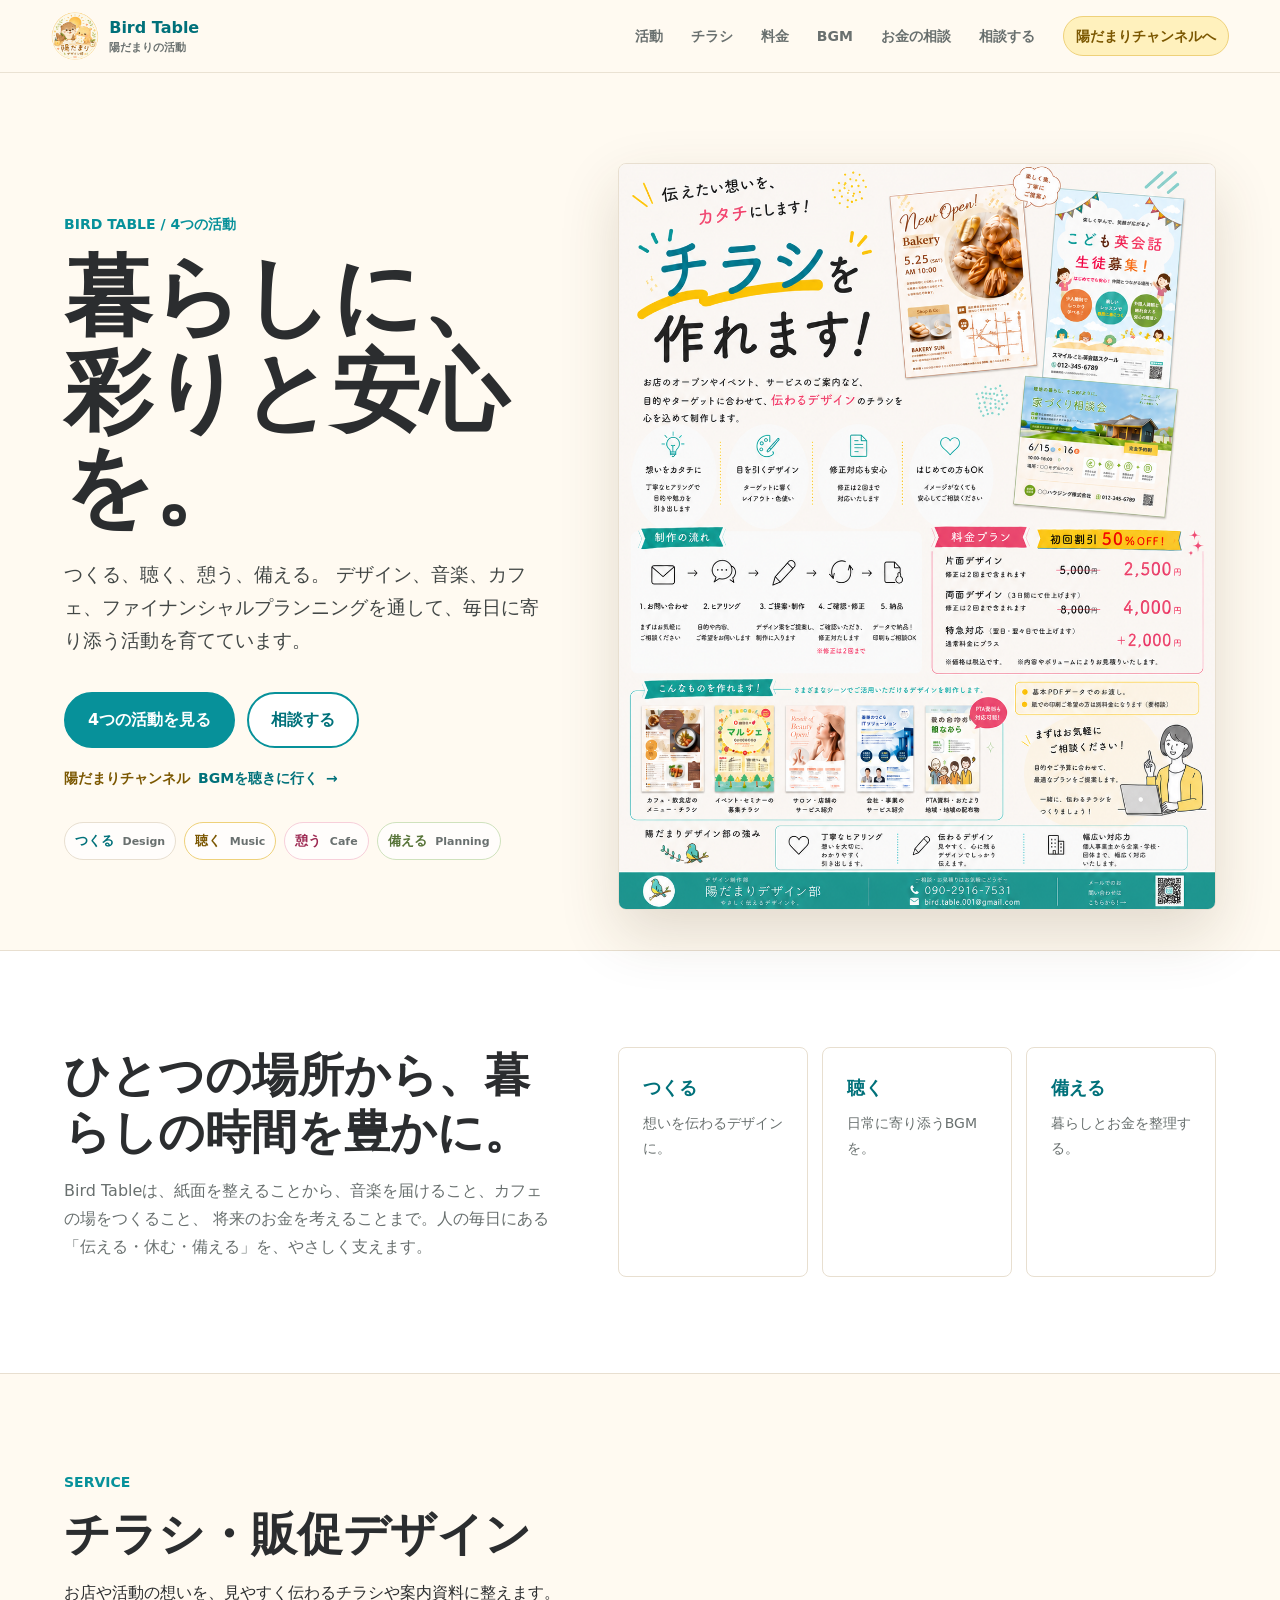
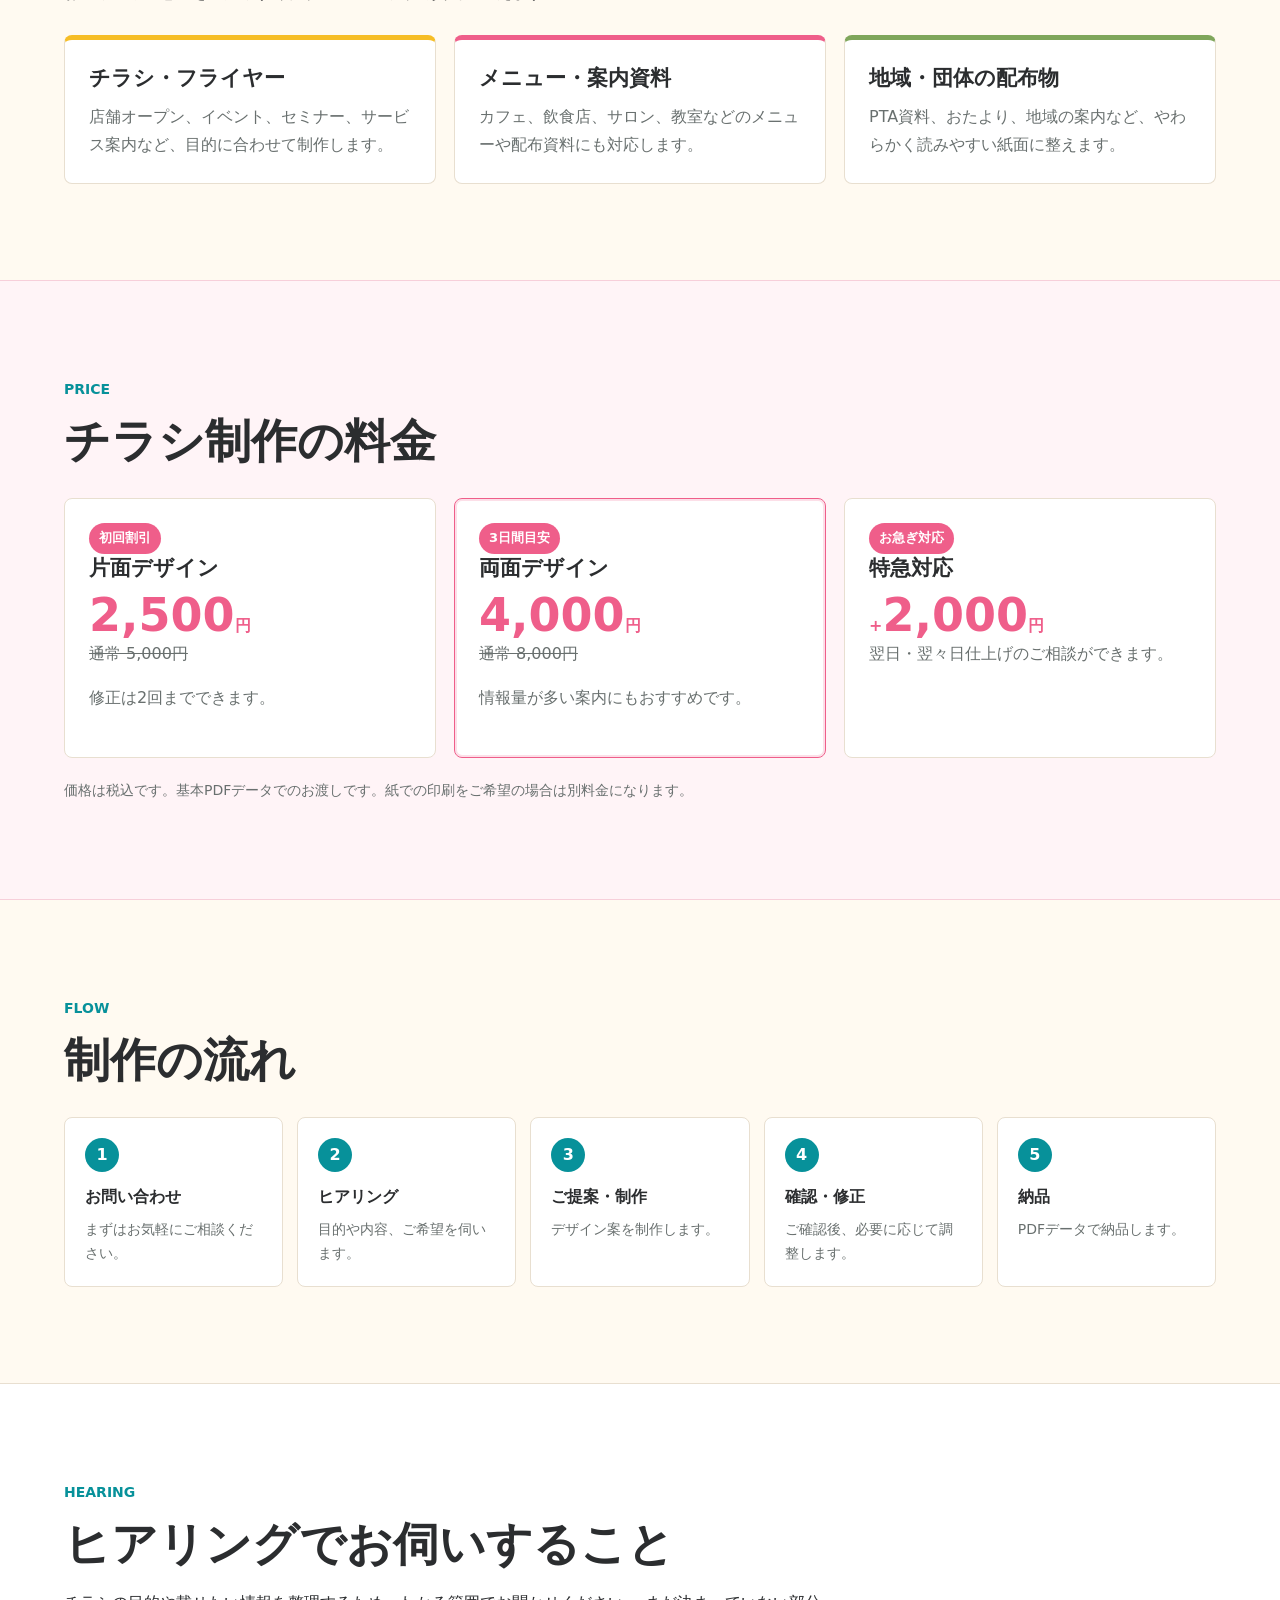
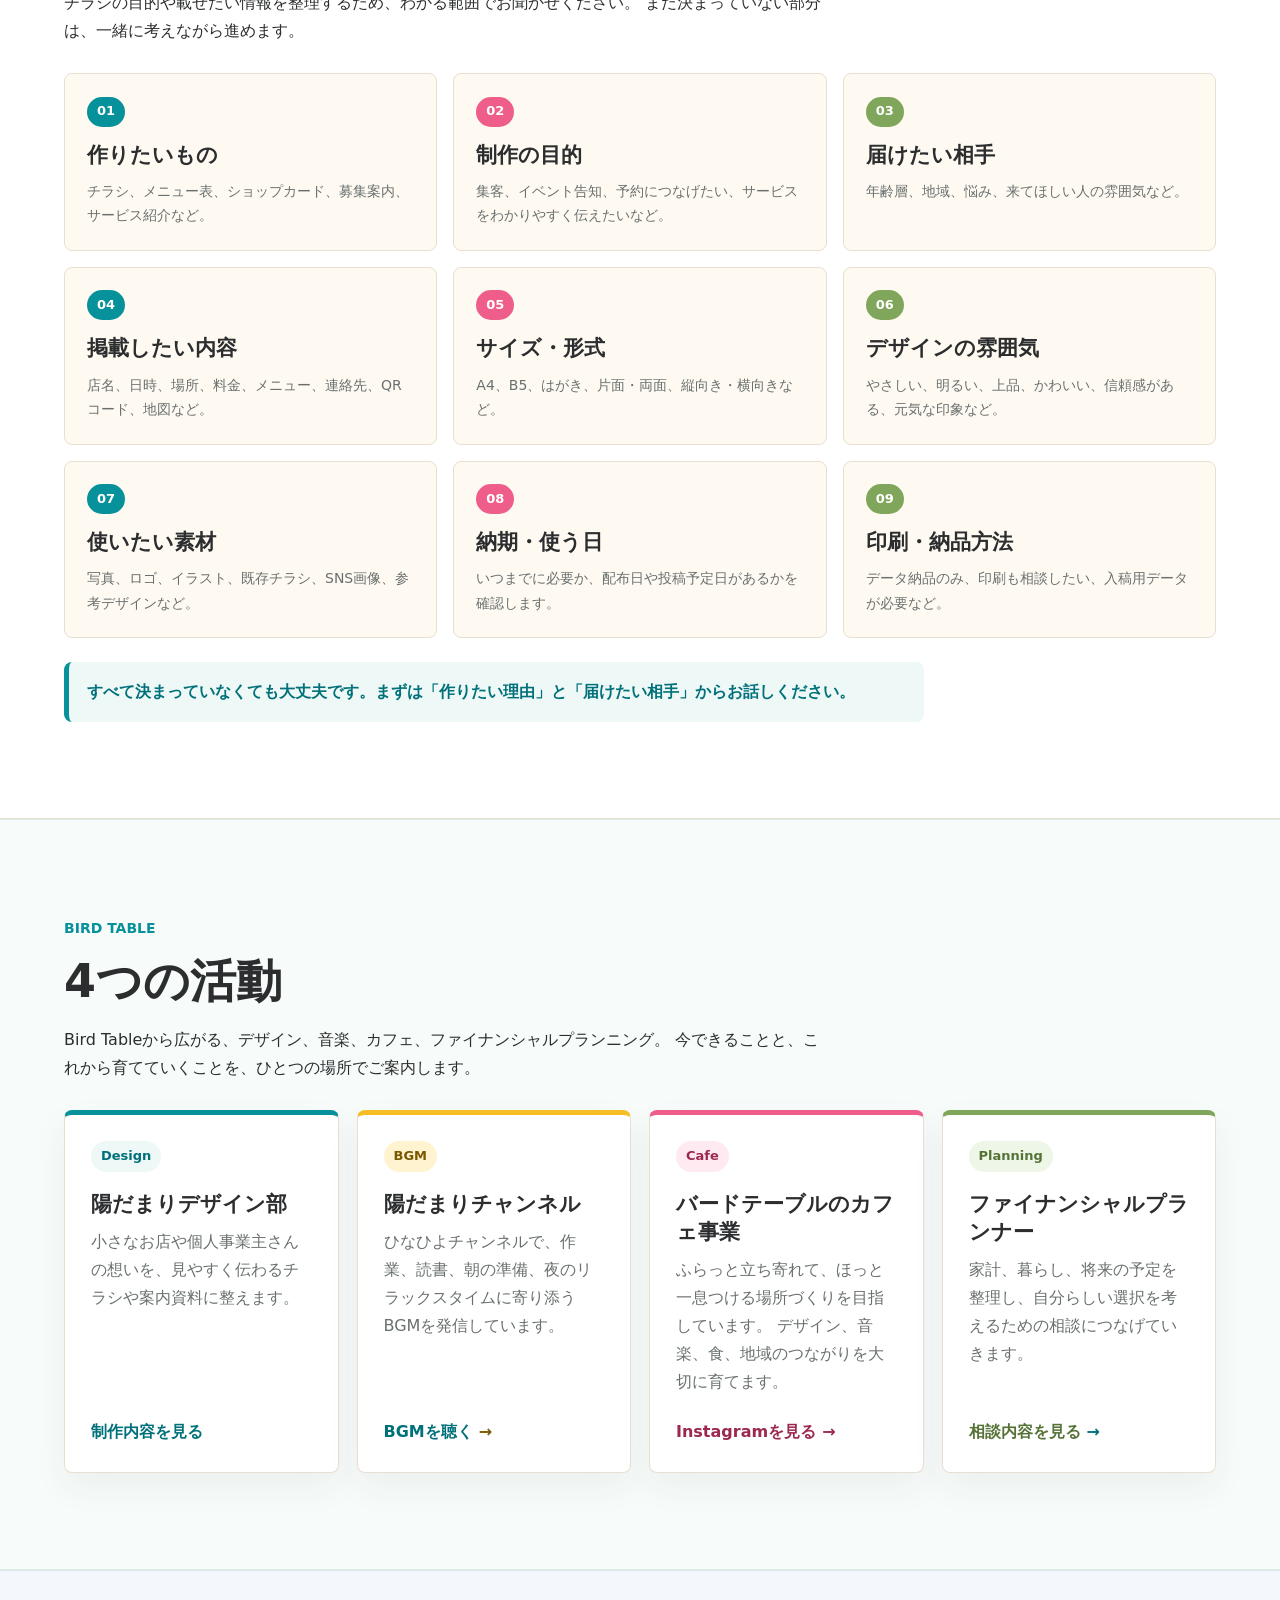
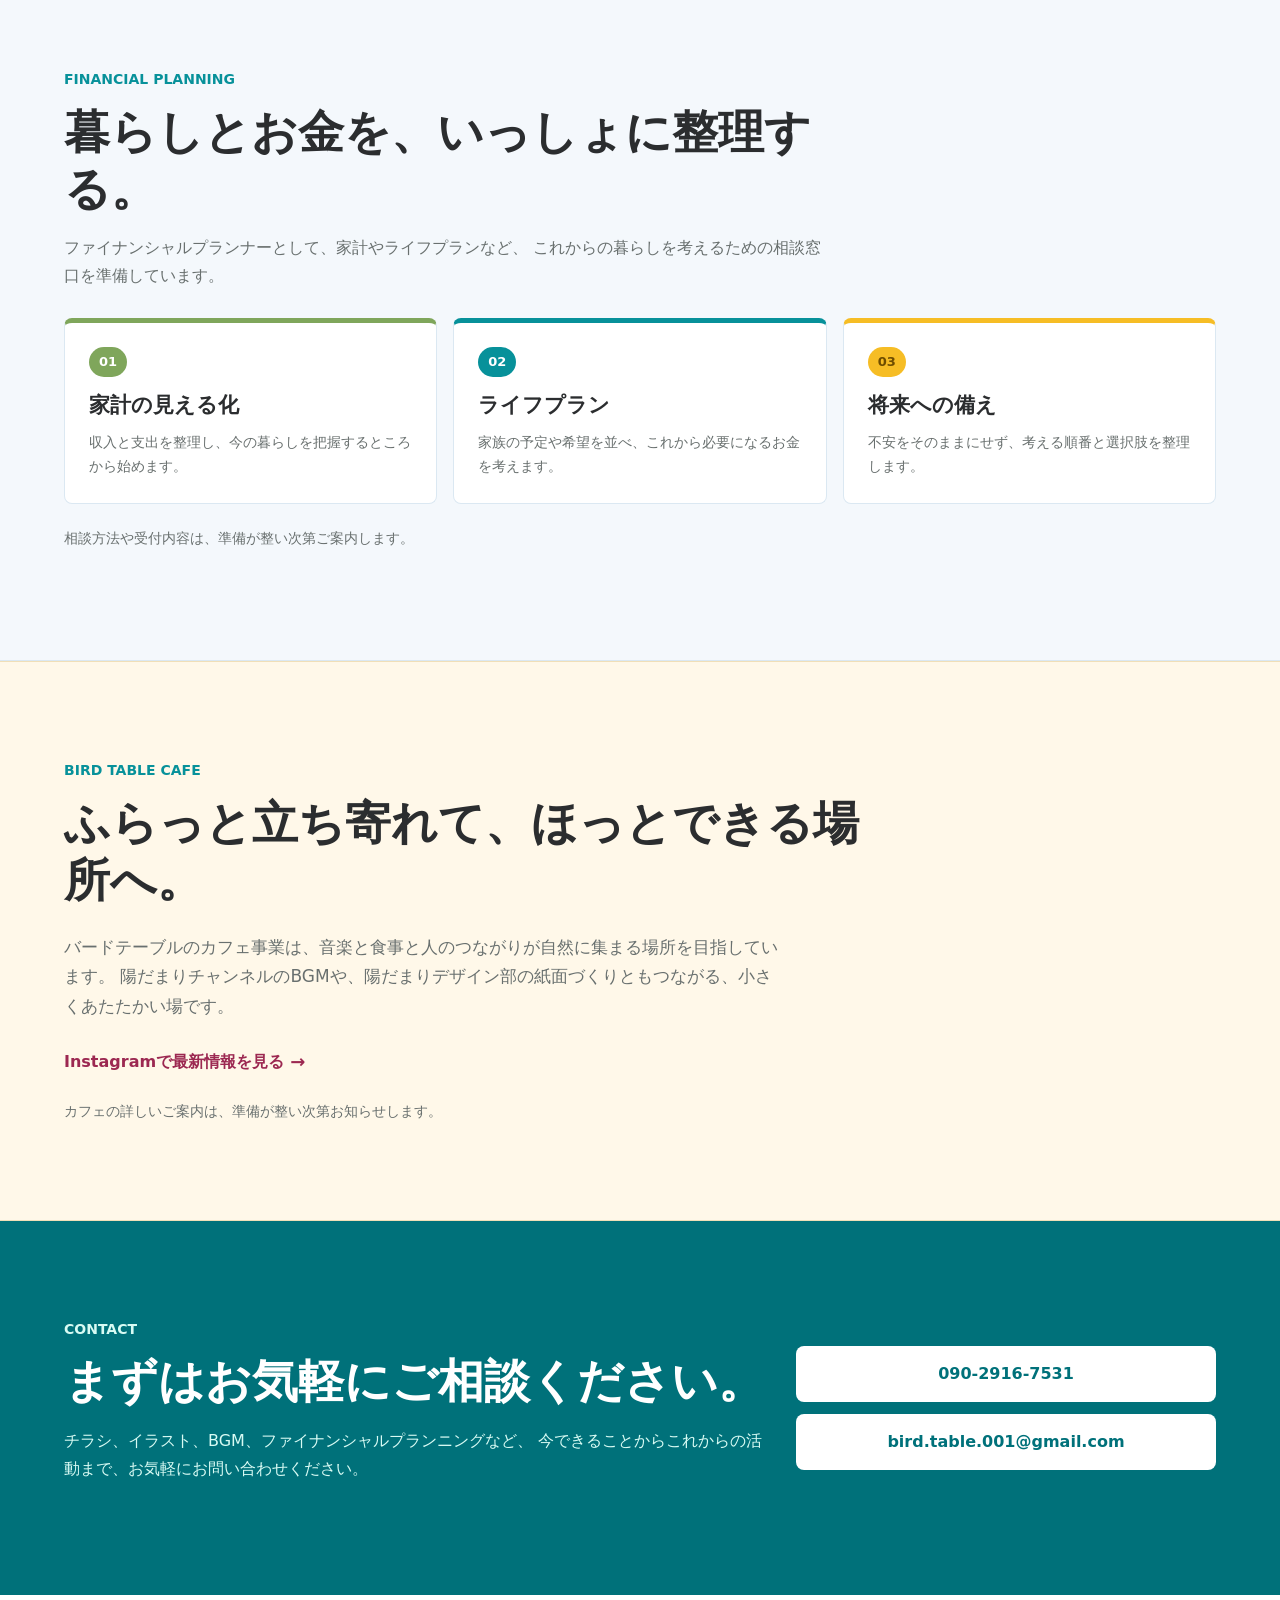
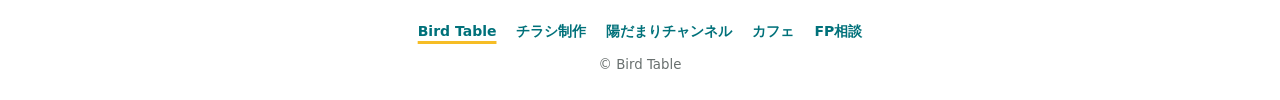
<file: index.html>
<!doctype html>
<html lang="ja">
  <head>
    <meta charset="utf-8">
    <meta name="viewport" content="width=device-width, initial-scale=1">
    <title>Bird Table | デザイン・音楽・カフェ・お金の相談</title>
    <meta
      name="description"
      content="Bird Tableは、陽だまりデザイン部のチラシ制作、陽だまりチャンネルのBGM、バードテーブルのカフェ、ファイナンシャルプランニングを通して、暮らしに寄り添う活動を届けます。"
    >
    <link rel="stylesheet" href="styles.css">
  </head>
  <body>
    <header class="site-header">
      <a class="brand" href="#top" aria-label="Bird Table トップへ">
        <img src="assets/logo.png" alt="">
        <span class="brand-copy">
          <strong>Bird Table</strong>
          <small>陽だまりの活動</small>
        </span>
      </a>
      <nav class="nav" aria-label="主要メニュー">
        <a href="#activities">活動</a>
        <a href="#service">チラシ</a>
        <a href="#price">料金</a>
        <a href="bgm.html">BGM</a>
        <a href="#finance">お金の相談</a>
        <a href="#contact">相談する</a>
        <a class="connected-site-link" href="bgm.html">陽だまりチャンネルへ</a>
      </nav>
    </header>

    <main id="top">
      <section class="hero">
        <div class="hero-copy">
          <p class="eyebrow">Bird Table / 4つの活動</p>
          <h1>暮らしに、彩りと安心を。</h1>
          <p class="lead">
            つくる、聴く、憩う、備える。
            デザイン、音楽、カフェ、ファイナンシャルプランニングを通して、毎日に寄り添う活動を育てています。
          </p>
          <div class="hero-actions">
            <a class="button primary" href="#activities">4つの活動を見る</a>
            <a class="button secondary" href="#contact">相談する</a>
          </div>
          <a class="hero-site-link" href="bgm.html">
            <span>陽だまりチャンネル</span>
            BGMを聴きに行く <span aria-hidden="true">→</span>
          </a>
          <ul class="hero-points" aria-label="Bird Tableの活動">
            <li>つくる <span>Design</span></li>
            <li>聴く <span>Music</span></li>
            <li>憩う <span>Cafe</span></li>
            <li>備える <span>Planning</span></li>
          </ul>
        </div>
        <div class="hero-visual">
          <img src="assets/flyer-service.png" alt="陽だまりデザイン部のチラシ作成サービス案内">
        </div>
      </section>

      <section class="intro" aria-label="Bird Tableの考え方">
        <div>
          <h2>ひとつの場所から、暮らしの時間を豊かに。</h2>
          <p>
            Bird Tableは、紙面を整えることから、音楽を届けること、カフェの場をつくること、
            将来のお金を考えることまで。人の毎日にある「伝える・休む・備える」を、やさしく支えます。
          </p>
        </div>
        <ul class="feature-list">
          <li>
            <strong>つくる</strong>
            <span>想いを伝わるデザインに。</span>
          </li>
          <li>
            <strong>聴く</strong>
            <span>日常に寄り添うBGMを。</span>
          </li>
          <li>
            <strong>備える</strong>
            <span>暮らしとお金を整理する。</span>
          </li>
        </ul>
      </section>

      <section id="service" class="section">
        <div class="section-heading">
          <p class="eyebrow">Service</p>
          <h2>チラシ・販促デザイン</h2>
          <p>お店や活動の想いを、見やすく伝わるチラシや案内資料に整えます。</p>
        </div>
        <div class="service-grid">
          <article>
            <h3>チラシ・フライヤー</h3>
            <p>店舗オープン、イベント、セミナー、サービス案内など、目的に合わせて制作します。</p>
          </article>
          <article>
            <h3>メニュー・案内資料</h3>
            <p>カフェ、飲食店、サロン、教室などのメニューや配布資料にも対応します。</p>
          </article>
          <article>
            <h3>地域・団体の配布物</h3>
            <p>PTA資料、おたより、地域の案内など、やわらかく読みやすい紙面に整えます。</p>
          </article>
        </div>
      </section>

      <section id="price" class="section price-section">
        <div class="section-heading">
          <p class="eyebrow">Price</p>
          <h2>チラシ制作の料金</h2>
        </div>
        <div class="price-grid">
          <article class="price-card">
            <p class="discount">初回割引</p>
            <h3>片面デザイン</h3>
            <p class="price"><span>2,500</span>円</p>
            <p class="old-price">通常 5,000円</p>
            <p>修正は2回までできます。</p>
          </article>
          <article class="price-card featured">
            <p class="discount">3日間目安</p>
            <h3>両面デザイン</h3>
            <p class="price"><span>4,000</span>円</p>
            <p class="old-price">通常 8,000円</p>
            <p>情報量が多い案内にもおすすめです。</p>
          </article>
          <article class="price-card">
            <p class="discount">お急ぎ対応</p>
            <h3>特急対応</h3>
            <p class="price">+<span>2,000</span>円</p>
            <p>翌日・翌々日仕上げのご相談ができます。</p>
          </article>
        </div>
        <p class="note">
          価格は税込です。基本PDFデータでのお渡しです。紙での印刷をご希望の場合は別料金になります。
        </p>
      </section>

      <section id="flow" class="section">
        <div class="section-heading">
          <p class="eyebrow">Flow</p>
          <h2>制作の流れ</h2>
        </div>
        <ol class="flow-list">
          <li><span>1</span><strong>お問い合わせ</strong><p>まずはお気軽にご相談ください。</p></li>
          <li><span>2</span><strong>ヒアリング</strong><p>目的や内容、ご希望を伺います。</p></li>
          <li><span>3</span><strong>ご提案・制作</strong><p>デザイン案を制作します。</p></li>
          <li><span>4</span><strong>確認・修正</strong><p>ご確認後、必要に応じて調整します。</p></li>
          <li><span>5</span><strong>納品</strong><p>PDFデータで納品します。</p></li>
        </ol>
      </section>

      <section id="hearing" class="section hearing-section">
        <div class="section-heading">
          <p class="eyebrow">Hearing</p>
          <h2>ヒアリングでお伺いすること</h2>
          <p>
            チラシの目的や載せたい情報を整理するため、わかる範囲でお聞かせください。
            まだ決まっていない部分は、一緒に考えながら進めます。
          </p>
        </div>
        <div class="hearing-grid">
          <article>
            <span>01</span>
            <h3>作りたいもの</h3>
            <p>チラシ、メニュー表、ショップカード、募集案内、サービス紹介など。</p>
          </article>
          <article>
            <span>02</span>
            <h3>制作の目的</h3>
            <p>集客、イベント告知、予約につなげたい、サービスをわかりやすく伝えたいなど。</p>
          </article>
          <article>
            <span>03</span>
            <h3>届けたい相手</h3>
            <p>年齢層、地域、悩み、来てほしい人の雰囲気など。</p>
          </article>
          <article>
            <span>04</span>
            <h3>掲載したい内容</h3>
            <p>店名、日時、場所、料金、メニュー、連絡先、QRコード、地図など。</p>
          </article>
          <article>
            <span>05</span>
            <h3>サイズ・形式</h3>
            <p>A4、B5、はがき、片面・両面、縦向き・横向きなど。</p>
          </article>
          <article>
            <span>06</span>
            <h3>デザインの雰囲気</h3>
            <p>やさしい、明るい、上品、かわいい、信頼感がある、元気な印象など。</p>
          </article>
          <article>
            <span>07</span>
            <h3>使いたい素材</h3>
            <p>写真、ロゴ、イラスト、既存チラシ、SNS画像、参考デザインなど。</p>
          </article>
          <article>
            <span>08</span>
            <h3>納期・使う日</h3>
            <p>いつまでに必要か、配布日や投稿予定日があるかを確認します。</p>
          </article>
          <article>
            <span>09</span>
            <h3>印刷・納品方法</h3>
            <p>データ納品のみ、印刷も相談したい、入稿用データが必要など。</p>
          </article>
        </div>
        <p class="hearing-note">
          すべて決まっていなくても大丈夫です。まずは「作りたい理由」と「届けたい相手」からお話しください。
        </p>
      </section>

      <section id="activities" class="section activities-section">
        <div class="section-heading">
          <p class="eyebrow">Bird Table</p>
          <h2>4つの活動</h2>
          <p>
            Bird Tableから広がる、デザイン、音楽、カフェ、ファイナンシャルプランニング。
            今できることと、これから育てていくことを、ひとつの場所でご案内します。
          </p>
        </div>
        <div class="activity-grid">
          <article class="activity-card design">
            <p class="activity-label">Design</p>
            <h3>陽だまりデザイン部</h3>
            <p>
              小さなお店や個人事業主さんの想いを、見やすく伝わるチラシや案内資料に整えます。
            </p>
            <a href="#service">制作内容を見る</a>
          </article>
          <article class="activity-card music">
            <p class="activity-label">BGM</p>
            <h3>陽だまりチャンネル</h3>
            <p>
              ひなひよチャンネルで、作業、読書、朝の準備、夜のリラックスタイムに寄り添うBGMを発信しています。
            </p>
            <a href="bgm.html">BGMを聴く <span aria-hidden="true">→</span></a>
          </article>
          <article class="activity-card cafe">
            <p class="activity-label">Cafe</p>
            <h3>バードテーブルのカフェ事業</h3>
            <p>
              ふらっと立ち寄れて、ほっと一息つける場所づくりを目指しています。
              デザイン、音楽、食、地域のつながりを大切に育てます。
            </p>
            <a href="https://www.instagram.com/bird.table/?hl=ja" target="_blank" rel="noopener noreferrer">
              Instagramを見る <span aria-hidden="true">→</span>
            </a>
          </article>
          <article class="activity-card finance">
            <p class="activity-label">Planning</p>
            <h3>ファイナンシャルプランナー</h3>
            <p>
              家計、暮らし、将来の予定を整理し、自分らしい選択を考えるための相談につなげていきます。
            </p>
            <a href="#finance">相談内容を見る <span aria-hidden="true">→</span></a>
          </article>
        </div>
      </section>

      <section id="finance" class="section finance-section">
        <div class="section-heading">
          <p class="eyebrow">Financial Planning</p>
          <h2>暮らしとお金を、いっしょに整理する。</h2>
          <p>
            ファイナンシャルプランナーとして、家計やライフプランなど、
            これからの暮らしを考えるための相談窓口を準備しています。
          </p>
        </div>
        <div class="finance-grid">
          <article>
            <span>01</span>
            <h3>家計の見える化</h3>
            <p>収入と支出を整理し、今の暮らしを把握するところから始めます。</p>
          </article>
          <article>
            <span>02</span>
            <h3>ライフプラン</h3>
            <p>家族の予定や希望を並べ、これから必要になるお金を考えます。</p>
          </article>
          <article>
            <span>03</span>
            <h3>将来への備え</h3>
            <p>不安をそのままにせず、考える順番と選択肢を整理します。</p>
          </article>
        </div>
        <p class="section-note">相談方法や受付内容は、準備が整い次第ご案内します。</p>
      </section>

      <section id="cafe" class="section cafe-section">
        <div class="cafe-copy">
          <p class="eyebrow">Bird Table Cafe</p>
          <h2>ふらっと立ち寄れて、ほっとできる場所へ。</h2>
          <p>
            バードテーブルのカフェ事業は、音楽と食事と人のつながりが自然に集まる場所を目指しています。
            陽だまりチャンネルのBGMや、陽だまりデザイン部の紙面づくりともつながる、小さくあたたかい場です。
          </p>
          <a class="social-link" href="https://www.instagram.com/bird.table/?hl=ja" target="_blank" rel="noopener noreferrer">
            Instagramで最新情報を見る <span aria-hidden="true">→</span>
          </a>
          <span class="section-note">カフェの詳しいご案内は、準備が整い次第お知らせします。</span>
        </div>
      </section>

      <section id="contact" class="contact">
        <div>
          <p class="eyebrow">Contact</p>
          <h2>まずはお気軽にご相談ください。</h2>
          <p>
            チラシ、イラスト、BGM、ファイナンシャルプランニングなど、
            今できることからこれからの活動まで、お気軽にお問い合わせください。
          </p>
        </div>
        <div class="contact-box">
          <a class="contact-link" href="tel:09029167531">090-2916-7531</a>
          <a class="contact-link" href="mailto:bird.table.001@gmail.com">bird.table.001@gmail.com</a>
        </div>
      </section>
    </main>

    <footer class="footer">
      <nav class="footer-sites" aria-label="Bird Tableのサイト">
        <a href="index.html" aria-current="page">Bird Table</a>
        <a href="#service">チラシ制作</a>
        <a href="bgm.html">陽だまりチャンネル</a>
        <a href="#cafe">カフェ</a>
        <a href="#finance">FP相談</a>
      </nav>
      <small>&copy; Bird Table</small>
    </footer>
  </body>
</html>
</file>
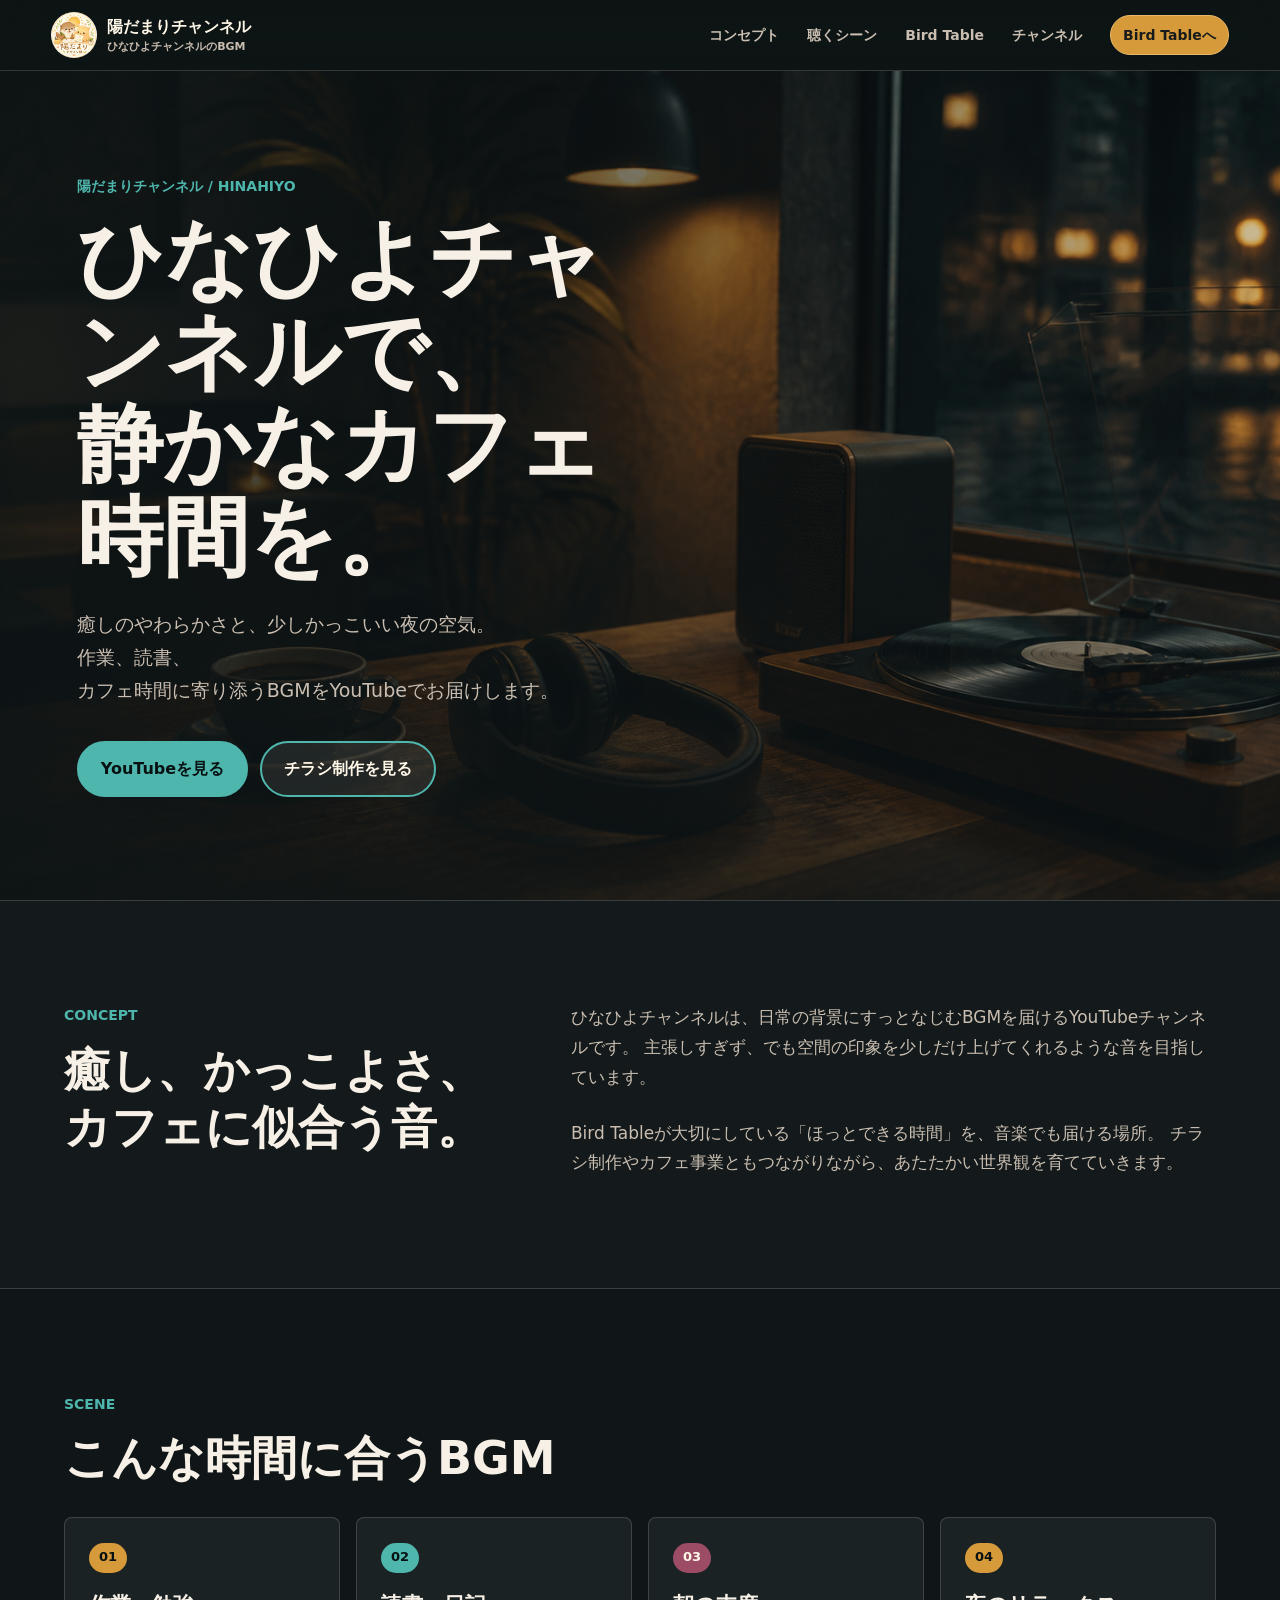
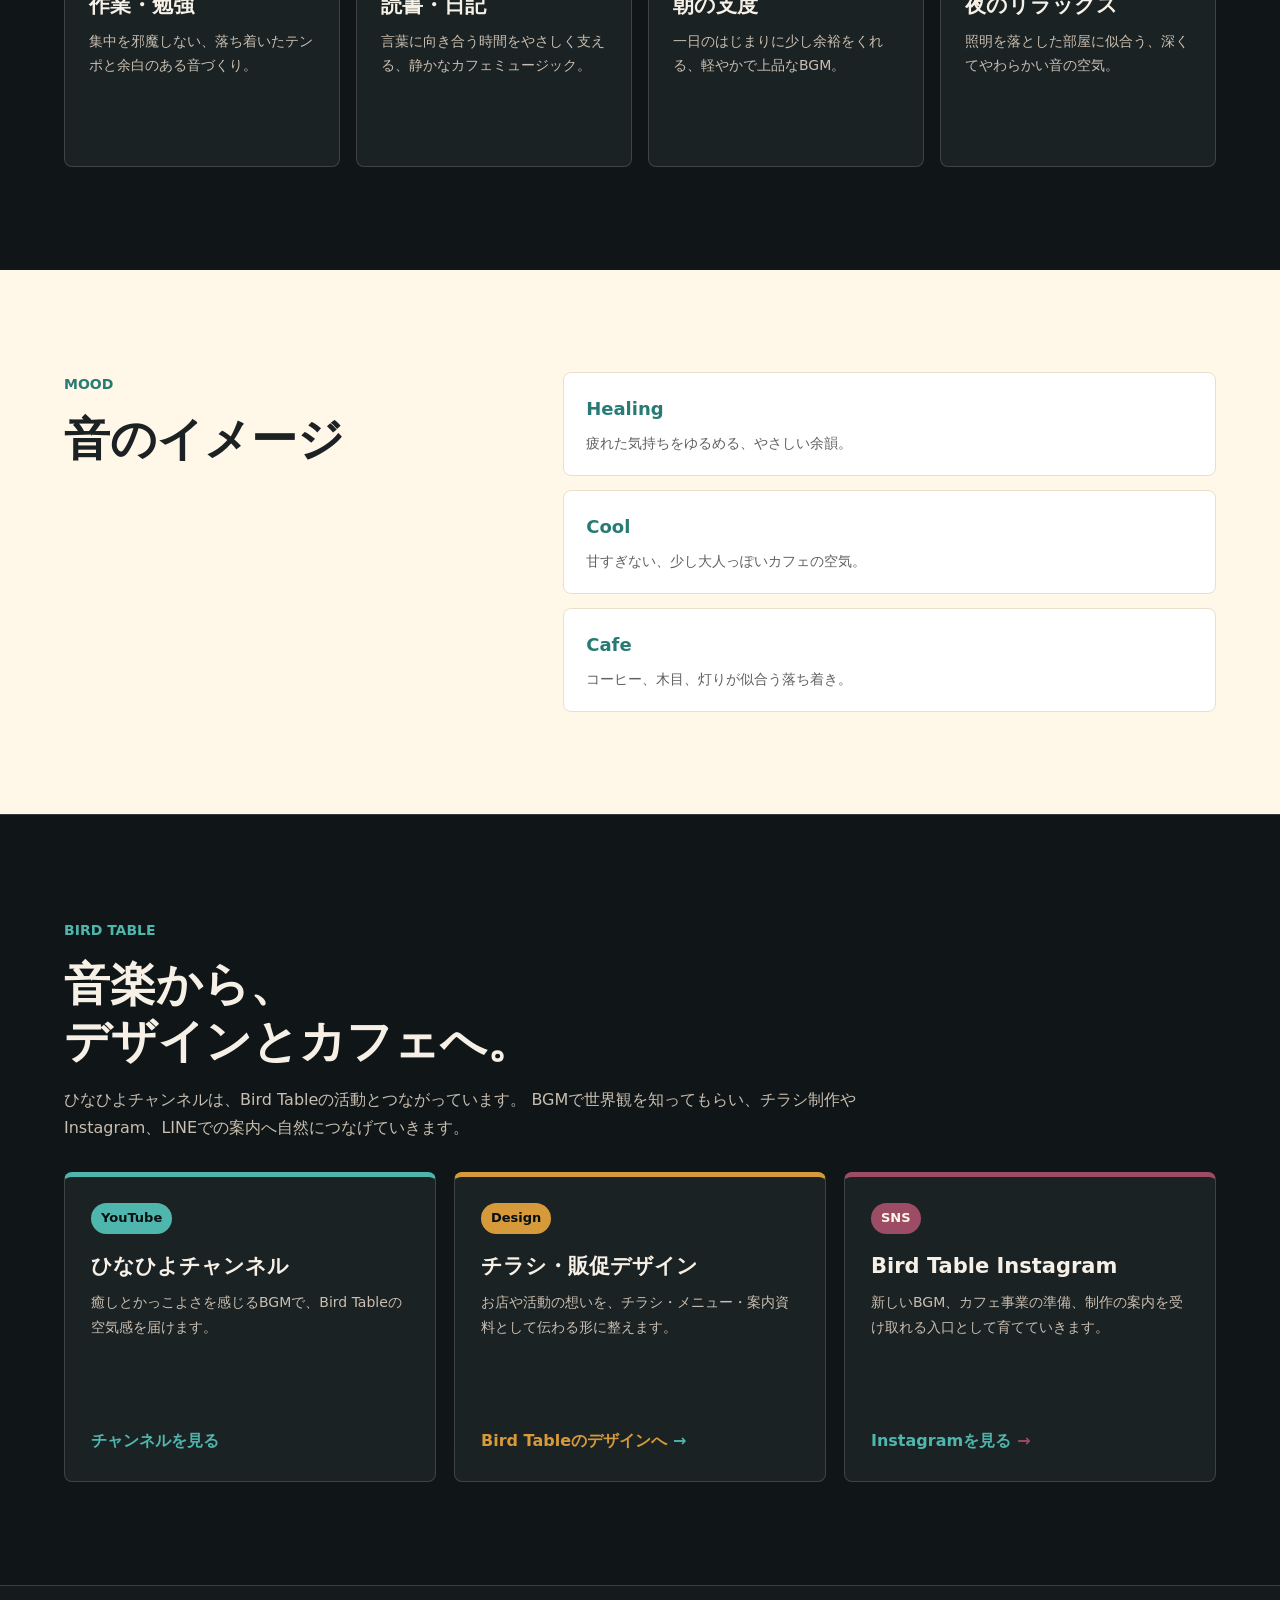
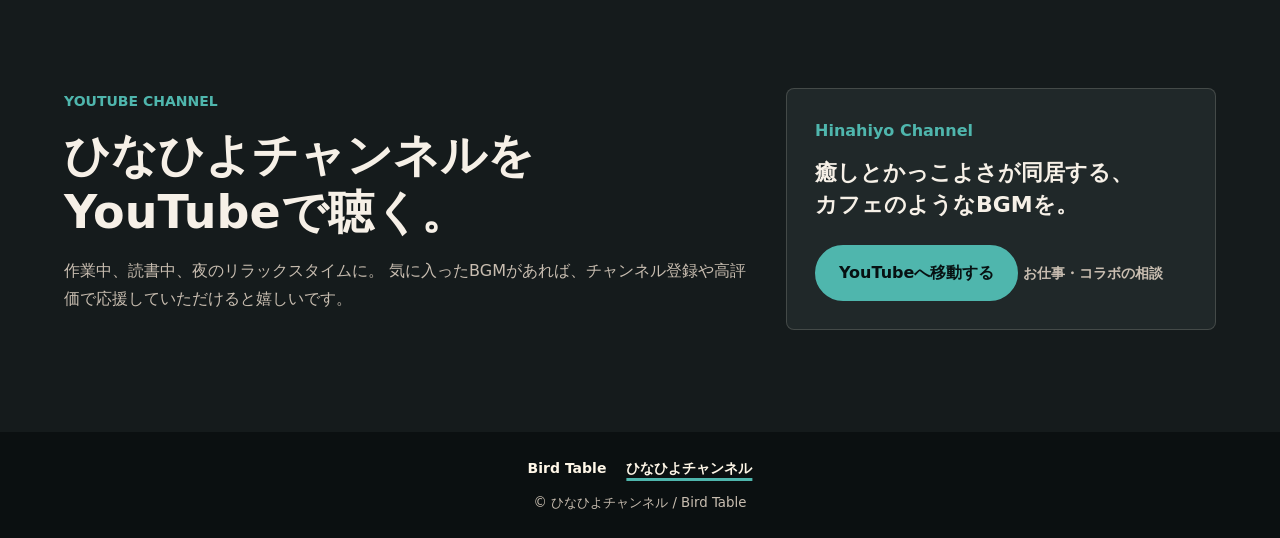
<file: bgm.html>
<!doctype html>
<html lang="ja">
  <head>
    <meta charset="utf-8">
    <meta name="viewport" content="width=device-width, initial-scale=1">
    <title>陽だまりチャンネル | ひなひよチャンネルの癒しBGM</title>
    <meta
      name="description"
      content="陽だまりチャンネル（ひなひよチャンネル）は、作業、読書、カフェ時間、夜のリラックスタイムに寄り添う、癒しとかっこよさを感じるBGMをお届けするYouTubeチャンネルです。"
    >
    <link rel="stylesheet" href="bgm.css">
  </head>
  <body>
    <header class="bgm-header">
      <a class="brand" href="#top" aria-label="陽だまりチャンネル トップへ">
        <img src="assets/logo.png" alt="">
        <span class="brand-copy">
          <strong>陽だまりチャンネル</strong>
          <small>ひなひよチャンネルのBGM</small>
        </span>
      </a>
      <nav class="nav" aria-label="BGMページメニュー">
        <a href="#concept">コンセプト</a>
        <a href="#scene">聴くシーン</a>
        <a href="#birdtable">Bird Table</a>
        <a href="#channel">チャンネル</a>
        <a class="connected-site-link" href="index.html">Bird Tableへ</a>
      </nav>
    </header>

    <main id="top">
      <section class="bgm-hero">
        <img src="assets/bgm-cafe-hero.png" alt="落ち着いたカフェでBGMを楽しむイメージ">
        <div class="hero-overlay">
          <p class="eyebrow">陽だまりチャンネル / Hinahiyo</p>
          <h1>
            <span class="line">ひなひよチャンネルで、</span>
            <span class="line">静かなカフェ時間を。</span>
          </h1>
          <p class="lead">
            <span class="line">癒しのやわらかさと、少しかっこいい夜の空気。</span>
            <span class="line">作業、読書、カフェ時間に寄り添うBGMをYouTubeでお届けします。</span>
          </p>
          <div class="hero-actions">
            <a class="button primary" href="https://www.youtube.com/channel/UCs4ixz5xedzW1svTxraeuMA">YouTubeを見る</a>
            <a class="button secondary" href="index.html">チラシ制作を見る</a>
          </div>
        </div>
      </section>

      <section id="concept" class="section intro-section">
        <div class="section-heading">
          <p class="eyebrow">Concept</p>
          <h2>
            <span class="line">癒し、かっこよさ、</span>
            <span class="line">カフェに似合う音。</span>
          </h2>
        </div>
        <div class="concept-copy">
          <p>
            ひなひよチャンネルは、日常の背景にすっとなじむBGMを届けるYouTubeチャンネルです。
            主張しすぎず、でも空間の印象を少しだけ上げてくれるような音を目指しています。
          </p>
          <p>
            Bird Tableが大切にしている「ほっとできる時間」を、音楽でも届ける場所。
            チラシ制作やカフェ事業ともつながりながら、あたたかい世界観を育てていきます。
          </p>
        </div>
      </section>

      <section id="scene" class="section scene-section">
        <div class="section-heading">
          <p class="eyebrow">Scene</p>
          <h2>こんな時間に合うBGM</h2>
        </div>
        <div class="scene-grid">
          <article>
            <span>01</span>
            <h3>作業・勉強</h3>
            <p>集中を邪魔しない、落ち着いたテンポと余白のある音づくり。</p>
          </article>
          <article>
            <span>02</span>
            <h3>読書・日記</h3>
            <p>言葉に向き合う時間をやさしく支える、静かなカフェミュージック。</p>
          </article>
          <article>
            <span>03</span>
            <h3>朝の支度</h3>
            <p>一日のはじまりに少し余裕をくれる、軽やかで上品なBGM。</p>
          </article>
          <article>
            <span>04</span>
            <h3>夜のリラックス</h3>
            <p>照明を落とした部屋に似合う、深くてやわらかい音の空気。</p>
          </article>
        </div>
      </section>

      <section class="section sound-section" aria-label="音の方向性">
        <div class="sound-panel">
          <div>
            <p class="eyebrow">Mood</p>
            <h2>音のイメージ</h2>
          </div>
          <ul>
            <li><strong>Healing</strong><span>疲れた気持ちをゆるめる、やさしい余韻。</span></li>
            <li><strong>Cool</strong><span>甘すぎない、少し大人っぽいカフェの空気。</span></li>
            <li><strong>Cafe</strong><span>コーヒー、木目、灯りが似合う落ち着き。</span></li>
          </ul>
        </div>
      </section>

      <section id="birdtable" class="section relation-section">
        <div class="section-heading">
          <p class="eyebrow">Bird Table</p>
          <h2>
            <span class="line">音楽から、</span>
            <span class="line">デザインとカフェへ。</span>
          </h2>
          <p>
            ひなひよチャンネルは、Bird Tableの活動とつながっています。
            BGMで世界観を知ってもらい、チラシ制作やInstagram、LINEでの案内へ自然につなげていきます。
          </p>
        </div>
        <div class="relation-grid">
          <article>
            <p class="relation-label">YouTube</p>
            <h3>ひなひよチャンネル</h3>
            <p>癒しとかっこよさを感じるBGMで、Bird Tableの空気感を届けます。</p>
            <a href="https://www.youtube.com/channel/UCs4ixz5xedzW1svTxraeuMA">チャンネルを見る</a>
          </article>
          <article>
            <p class="relation-label">Design</p>
            <h3>チラシ・販促デザイン</h3>
            <p>お店や活動の想いを、チラシ・メニュー・案内資料として伝わる形に整えます。</p>
            <a href="index.html">Bird Tableのデザインへ <span aria-hidden="true">→</span></a>
          </article>
          <article>
            <p class="relation-label">SNS</p>
            <h3>Bird Table Instagram</h3>
            <p>新しいBGM、カフェ事業の準備、制作の案内を受け取れる入口として育てていきます。</p>
            <a href="https://www.instagram.com/bird.table/?hl=ja" target="_blank" rel="noopener noreferrer">
              Instagramを見る <span aria-hidden="true">→</span>
            </a>
          </article>
        </div>
      </section>

      <section id="channel" class="section channel-section">
        <div class="channel-copy">
          <p class="eyebrow">YouTube Channel</p>
          <h2>
            <span class="line">ひなひよチャンネルを</span>
            <span class="line">YouTubeで聴く。</span>
          </h2>
          <p>
            作業中、読書中、夜のリラックスタイムに。
            気に入ったBGMがあれば、チャンネル登録や高評価で応援していただけると嬉しいです。
          </p>
        </div>
        <div class="channel-box">
          <p>Hinahiyo Channel</p>
          <strong>
            <span class="line">癒しとかっこよさが同居する、</span>
            <span class="line">カフェのようなBGMを。</span>
          </strong>
          <a class="button primary" href="https://www.youtube.com/channel/UCs4ixz5xedzW1svTxraeuMA">YouTubeへ移動する</a>
          <a class="text-link" href="mailto:bird.table.001@gmail.com">お仕事・コラボの相談</a>
        </div>
      </section>
    </main>

    <footer class="footer">
      <nav class="footer-sites" aria-label="Bird Tableのサイト">
        <a href="index.html">Bird Table</a>
        <a href="bgm.html" aria-current="page">ひなひよチャンネル</a>
      </nav>
      <small>&copy; ひなひよチャンネル / Bird Table</small>
    </footer>
  </body>
</html>
</file>
<file: styles.css>
:root {
  --ink: #2b2d2f;
  --muted: #69706f;
  --teal: #07919a;
  --teal-dark: #00717a;
  --sun: #f6bd25;
  --pink: #ef5e8a;
  --leaf: #7fa65b;
  --paper: #fffaf1;
  --line: #e8dfd0;
  --white: #ffffff;
  color-scheme: light;
  font-family: "Hiragino Kaku Gothic ProN", "Yu Gothic", Meiryo, system-ui, sans-serif;
}

* {
  box-sizing: border-box;
}

html {
  scroll-behavior: smooth;
}

body {
  margin: 0;
  color: var(--ink);
  background: var(--paper);
  line-height: 1.75;
}

img {
  display: block;
  max-width: 100%;
}

a {
  color: inherit;
}

.site-header {
  position: sticky;
  top: 0;
  z-index: 10;
  display: flex;
  align-items: center;
  justify-content: space-between;
  gap: 24px;
  padding: 12px clamp(20px, 4vw, 56px);
  background: rgba(255, 250, 241, 0.94);
  border-bottom: 1px solid rgba(232, 223, 208, 0.9);
  backdrop-filter: blur(12px);
}

.brand {
  display: inline-flex;
  align-items: center;
  gap: 10px;
  color: var(--teal-dark);
  font-weight: 800;
  text-decoration: none;
  white-space: nowrap;
}

.brand-copy {
  display: grid;
  gap: 0;
  line-height: 1.2;
}

.brand-copy strong {
  font-size: 16px;
}

.brand-copy small {
  margin-top: 3px;
  color: var(--muted);
  font-size: 11px;
  font-weight: 700;
}

.brand img {
  width: 48px;
  height: 48px;
  border-radius: 50%;
}

.nav {
  display: flex;
  align-items: center;
  gap: clamp(12px, 3vw, 28px);
  color: var(--muted);
  font-size: 14px;
  font-weight: 700;
}

.nav a {
  flex: 0 0 auto;
  text-decoration: none;
  white-space: nowrap;
}

.nav a:hover,
.nav a:focus-visible {
  color: var(--teal-dark);
}

.connected-site-link {
  padding: 7px 12px;
  color: #7b5700;
  background: #fff1bd;
  border: 1px solid #eed17a;
  border-radius: 999px;
  white-space: nowrap;
}

.nav .connected-site-link:hover,
.nav .connected-site-link:focus-visible {
  color: #5f4300;
  background: #ffe89a;
}

.hero {
  display: grid;
  grid-template-columns: minmax(0, 0.9fr) minmax(360px, 1.1fr);
  align-items: center;
  gap: clamp(28px, 5vw, 72px);
  min-height: calc(100vh - 73px);
  padding: clamp(36px, 7vw, 92px) clamp(20px, 5vw, 72px) 40px;
}

.hero-copy {
  max-width: 640px;
}

.eyebrow {
  margin: 0 0 12px;
  color: var(--teal);
  font-size: 14px;
  font-weight: 900;
  letter-spacing: 0;
  text-transform: uppercase;
}

h1,
h2,
h3,
p {
  overflow-wrap: anywhere;
}

h1 {
  margin: 0;
  font-size: clamp(42px, 7vw, 88px);
  line-height: 1.08;
  letter-spacing: 0;
}

h2 {
  margin: 0;
  font-size: clamp(28px, 4vw, 46px);
  line-height: 1.24;
  letter-spacing: 0;
}

h3 {
  margin: 0 0 10px;
  font-size: 21px;
  line-height: 1.35;
}

.lead {
  margin: 24px 0 0;
  color: #424746;
  font-size: clamp(16px, 2vw, 19px);
}

.hero-actions {
  display: flex;
  flex-wrap: wrap;
  gap: 12px;
  margin-top: 34px;
}

.hero-site-link {
  display: inline-flex;
  flex-wrap: wrap;
  gap: 0 8px;
  margin-top: 18px;
  color: var(--teal-dark);
  font-size: 14px;
  font-weight: 800;
  text-decoration: none;
}

.hero-site-link > span:first-child {
  color: #7b5700;
}

.hero-points {
  display: flex;
  flex-wrap: wrap;
  gap: 8px;
  margin: 30px 0 0;
  padding: 0;
  list-style: none;
}

.hero-points li {
  padding: 7px 10px;
  color: var(--teal-dark);
  background: rgba(255, 255, 255, 0.72);
  border: 1px solid var(--line);
  border-radius: 999px;
  font-size: 13px;
  font-weight: 900;
}

.hero-points li:nth-child(2) {
  color: #7b5700;
  border-color: #eed17a;
}

.hero-points li:nth-child(3) {
  color: #9c2851;
  border-color: #f7cfda;
}

.hero-points li:nth-child(4) {
  color: #567337;
  border-color: #cfe2bd;
}

.hero-points span {
  margin-left: 4px;
  color: var(--muted);
  font-size: 11px;
  font-weight: 700;
}

.hero-site-link:hover,
.hero-site-link:focus-visible {
  text-decoration: underline;
  text-underline-offset: 4px;
}

.button {
  display: inline-flex;
  align-items: center;
  justify-content: center;
  min-height: 48px;
  padding: 12px 22px;
  border: 2px solid var(--teal);
  border-radius: 999px;
  font-weight: 800;
  text-decoration: none;
}

.button.primary {
  color: var(--white);
  background: var(--teal);
}

.button.secondary {
  color: var(--teal-dark);
  background: var(--white);
}

.hero-visual {
  position: relative;
}

.hero-visual img {
  width: min(100%, 780px);
  margin-inline: auto;
  border: 1px solid var(--line);
  border-radius: 8px;
  box-shadow: 0 24px 60px rgba(73, 56, 24, 0.16);
}

.intro,
.section,
.contact {
  padding: clamp(54px, 8vw, 96px) clamp(20px, 5vw, 72px);
}

.intro {
  display: grid;
  grid-template-columns: minmax(0, 0.9fr) minmax(320px, 1.1fr);
  gap: clamp(28px, 5vw, 64px);
  background: var(--white);
  border-block: 1px solid var(--line);
}

.intro p,
.section-heading + p,
.contact p {
  color: var(--muted);
}

.feature-list,
.service-grid,
.price-grid,
.flow-list {
  margin: 0;
  padding: 0;
  list-style: none;
}

.feature-list {
  display: grid;
  grid-template-columns: repeat(3, minmax(0, 1fr));
  gap: 14px;
}

.feature-list li,
.service-grid article,
.price-card {
  padding: 24px;
  background: var(--white);
  border: 1px solid var(--line);
  border-radius: 8px;
}

.feature-list strong,
.feature-list span {
  display: block;
}

.feature-list strong {
  color: var(--teal-dark);
  font-size: 18px;
}

.feature-list span {
  margin-top: 8px;
  color: var(--muted);
  font-size: 14px;
}

.section-heading {
  max-width: 760px;
  margin-bottom: 28px;
}

.service-grid,
.price-grid {
  display: grid;
  grid-template-columns: repeat(3, minmax(0, 1fr));
  gap: 18px;
}

.service-grid article {
  border-top: 5px solid var(--sun);
}

.service-grid article:nth-child(2) {
  border-top-color: var(--pink);
}

.service-grid article:nth-child(3) {
  border-top-color: var(--leaf);
}

.service-grid p,
.price-card p {
  margin: 0;
  color: var(--muted);
}

.price-section {
  background: #fff4f7;
  border-block: 1px solid #f7cfda;
}

.price-card {
  position: relative;
  min-height: 260px;
}

.price-card.featured {
  border-color: var(--pink);
  box-shadow: inset 0 0 0 2px rgba(239, 94, 138, 0.2);
}

.discount {
  display: inline-flex;
  margin-bottom: 16px;
  padding: 4px 10px;
  color: var(--white) !important;
  background: var(--pink);
  border-radius: 999px;
  font-size: 13px;
  font-weight: 800;
}

.price {
  color: var(--pink) !important;
  font-weight: 900;
}

.price span {
  font-size: 46px;
  line-height: 1;
}

.old-price {
  margin-bottom: 16px !important;
  text-decoration: line-through;
}

.note {
  max-width: 860px;
  margin: 20px 0 0;
  color: var(--muted);
  font-size: 14px;
}

.flow-list {
  display: grid;
  grid-template-columns: repeat(5, minmax(0, 1fr));
  gap: 14px;
}

.flow-list li {
  padding: 20px;
  background: var(--white);
  border: 1px solid var(--line);
  border-radius: 8px;
}

.flow-list span {
  display: grid;
  place-items: center;
  width: 34px;
  height: 34px;
  margin-bottom: 14px;
  color: var(--white);
  background: var(--teal);
  border-radius: 50%;
  font-weight: 900;
}

.flow-list strong {
  display: block;
  line-height: 1.4;
}

.flow-list p {
  margin: 8px 0 0;
  color: var(--muted);
  font-size: 14px;
}

.hearing-section {
  background: var(--white);
  border-block: 1px solid var(--line);
}

.hearing-grid {
  display: grid;
  grid-template-columns: repeat(3, minmax(0, 1fr));
  gap: 16px;
}

.hearing-grid article {
  padding: 22px;
  background: var(--paper);
  border: 1px solid var(--line);
  border-radius: 8px;
}

.hearing-grid span {
  display: inline-flex;
  align-items: center;
  justify-content: center;
  min-width: 38px;
  height: 30px;
  margin-bottom: 14px;
  padding: 0 10px;
  color: var(--white);
  background: var(--teal);
  border-radius: 999px;
  font-size: 13px;
  font-weight: 900;
}

.hearing-grid article:nth-child(3n + 2) span {
  background: var(--pink);
}

.hearing-grid article:nth-child(3n) span {
  background: var(--leaf);
}

.hearing-grid p {
  margin: 0;
  color: var(--muted);
  font-size: 14px;
}

.hearing-note {
  max-width: 860px;
  margin: 24px 0 0;
  padding: 16px 18px;
  color: var(--teal-dark);
  background: #eef8f6;
  border-left: 5px solid var(--teal);
  border-radius: 8px;
  font-weight: 800;
}

.activities-section {
  background: #f7fbf9;
  border-block: 1px solid #d8ece6;
}

.activity-grid {
  display: grid;
  grid-template-columns: repeat(4, minmax(0, 1fr));
  gap: 18px;
}

.activity-card {
  display: flex;
  flex-direction: column;
  min-height: 310px;
  padding: 26px;
  background: var(--white);
  border: 1px solid var(--line);
  border-radius: 8px;
  box-shadow: 0 14px 34px rgba(43, 45, 47, 0.06);
}

.activity-card.design {
  border-top: 5px solid var(--teal);
}

.activity-card.music {
  border-top: 5px solid var(--sun);
}

.activity-card.cafe {
  border-top: 5px solid var(--pink);
}

.activity-card.finance {
  border-top: 5px solid var(--leaf);
}

.activity-label {
  width: fit-content;
  margin: 0 0 18px;
  padding: 4px 10px;
  color: var(--teal-dark);
  background: #eef8f6;
  border-radius: 999px;
  font-size: 13px;
  font-weight: 900;
}

.activity-card.music .activity-label {
  color: #7b5700;
  background: #fff4cf;
}

.activity-card.cafe .activity-label {
  color: #9c2851;
  background: #ffeaf1;
}

.activity-card p:not(.activity-label) {
  margin: 0;
  color: var(--muted);
}

.activity-card a,
.activity-card span {
  display: inline-flex;
  align-items: center;
  width: fit-content;
  margin-top: auto;
  padding-top: 22px;
  color: var(--teal-dark);
  font-weight: 900;
  text-decoration: none;
}

.activity-card a span {
  margin: 0;
  padding: 0 0 0 6px;
}

.activity-card.music span {
  color: #7b5700;
}

.activity-card.cafe span {
  color: #9c2851;
}

.activity-card.cafe a {
  color: #9c2851;
}

.activity-card.finance .activity-label {
  color: #567337;
  background: #edf6e7;
}

.activity-card.finance a {
  color: #567337;
}

.finance-section {
  background: #f4f8fc;
  border-block: 1px solid #dbe8f2;
}

.finance-section .section-heading p:not(.eyebrow) {
  color: var(--muted);
}

.finance-grid {
  display: grid;
  grid-template-columns: repeat(3, minmax(0, 1fr));
  gap: 16px;
}

.finance-grid article {
  padding: 24px;
  background: var(--white);
  border: 1px solid #dbe8f2;
  border-top: 5px solid var(--leaf);
  border-radius: 8px;
}

.finance-grid article:nth-child(2) {
  border-top-color: var(--teal);
}

.finance-grid article:nth-child(3) {
  border-top-color: var(--sun);
}

.finance-grid span {
  display: inline-flex;
  align-items: center;
  justify-content: center;
  min-width: 38px;
  height: 30px;
  margin-bottom: 14px;
  padding: 0 10px;
  color: var(--white);
  background: var(--leaf);
  border-radius: 999px;
  font-size: 13px;
  font-weight: 900;
}

.finance-grid article:nth-child(2) span {
  background: var(--teal);
}

.finance-grid article:nth-child(3) span {
  color: #6e4d00;
  background: var(--sun);
}

.finance-grid p {
  margin: 0;
  color: var(--muted);
  font-size: 14px;
}

.section-note {
  display: block;
  margin-top: 22px;
  color: var(--muted);
  font-size: 14px;
}

.cafe-section {
  background: #fff8e9;
  border-block: 1px solid #f0dfb8;
}

.cafe-copy {
  max-width: 820px;
}

.cafe-copy p:not(.eyebrow) {
  max-width: 720px;
  margin: 24px 0 0;
  color: var(--muted);
  font-size: 17px;
}

.social-link {
  display: inline-flex;
  align-items: center;
  gap: 6px;
  margin-top: 24px;
  color: #9c2851;
  font-weight: 900;
  text-decoration: none;
}

.social-link:hover,
.social-link:focus-visible {
  text-decoration: underline;
  text-underline-offset: 4px;
}

.social-link span {
  font-size: 18px;
}

.contact {
  display: grid;
  grid-template-columns: minmax(0, 1fr) minmax(300px, 420px);
  gap: 28px;
  align-items: center;
  color: var(--white);
  background: var(--teal-dark);
}

.contact .eyebrow,
.contact p {
  color: #d8fbf4;
}

.contact-box {
  display: grid;
  gap: 12px;
}

.contact-link {
  display: block;
  padding: 14px 18px;
  color: var(--teal-dark);
  background: var(--white);
  border-radius: 8px;
  font-weight: 900;
  text-align: center;
  text-decoration: none;
}

.footer {
  display: grid;
  justify-items: center;
  gap: 10px;
  padding: 24px 22px;
  color: var(--muted);
  background: var(--white);
  text-align: center;
}

.footer-sites {
  display: flex;
  flex-wrap: wrap;
  justify-content: center;
  gap: 8px 20px;
  font-size: 14px;
  font-weight: 800;
}

.footer-sites a {
  color: var(--teal-dark);
  text-decoration: none;
}

.footer-sites a[aria-current="page"] {
  text-decoration: underline;
  text-decoration-color: var(--sun);
  text-decoration-thickness: 3px;
  text-underline-offset: 5px;
}

@media (max-width: 980px) {
  .hero,
  .intro,
  .contact {
    grid-template-columns: 1fr;
  }

  .hero {
    min-height: 0;
  }

  .service-grid,
  .price-grid,
  .hearing-grid,
  .feature-list {
    grid-template-columns: 1fr;
  }

  .activity-grid,
  .finance-grid {
    grid-template-columns: repeat(2, minmax(0, 1fr));
  }

  .flow-list {
    grid-template-columns: repeat(2, minmax(0, 1fr));
  }
}

@media (max-width: 700px) {
  .site-header {
    align-items: flex-start;
    flex-direction: column;
    gap: 10px;
  }

  .nav {
    width: 100%;
    overflow-x: auto;
    padding-bottom: 4px;
  }

  .connected-site-link {
    order: -1;
  }

  .hero {
    padding-top: 28px;
  }

  .hero-points {
    margin-top: 24px;
  }

  .hero-visual img {
    max-height: 68vh;
    object-fit: contain;
  }

  .flow-list {
    grid-template-columns: 1fr;
  }

  .activity-grid,
  .finance-grid {
    grid-template-columns: 1fr;
  }

  .button {
    width: 100%;
  }
}
</file>
<file: bgm.css>
:root {
  --ink: #f6f0e7;
  --muted: #c9beb1;
  --charcoal: #171b1c;
  --deep: #0e1415;
  --teal: #4fb6ad;
  --amber: #d69a3a;
  --wine: #9c4d65;
  --cream: #fff7e8;
  --line: rgba(255, 247, 232, 0.16);
  color-scheme: dark;
  font-family: "Hiragino Kaku Gothic ProN", "Yu Gothic", Meiryo, system-ui, sans-serif;
}

* {
  box-sizing: border-box;
}

html {
  scroll-behavior: smooth;
}

body {
  margin: 0;
  color: var(--ink);
  background: var(--deep);
  line-height: 1.75;
}

img {
  display: block;
  max-width: 100%;
}

a {
  color: inherit;
}

.bgm-header {
  position: sticky;
  top: 0;
  z-index: 10;
  display: flex;
  align-items: center;
  justify-content: space-between;
  gap: 24px;
  padding: 12px clamp(20px, 4vw, 56px);
  background: rgba(14, 20, 21, 0.9);
  border-bottom: 1px solid var(--line);
  backdrop-filter: blur(14px);
}

.brand {
  display: inline-flex;
  align-items: center;
  gap: 10px;
  color: var(--cream);
  font-weight: 900;
  text-decoration: none;
  white-space: nowrap;
}

.brand-copy {
  display: grid;
  gap: 0;
  line-height: 1.2;
}

.brand-copy strong {
  font-size: 16px;
}

.brand-copy small {
  margin-top: 3px;
  color: var(--muted);
  font-size: 11px;
  font-weight: 700;
}

.brand img {
  width: 46px;
  height: 46px;
  border-radius: 50%;
}

.nav {
  display: flex;
  align-items: center;
  gap: clamp(12px, 3vw, 28px);
  color: var(--muted);
  font-size: 14px;
  font-weight: 800;
}

.nav a {
  flex: 0 0 auto;
  text-decoration: none;
  white-space: nowrap;
}

.nav a:hover,
.nav a:focus-visible {
  color: var(--cream);
}

.connected-site-link {
  padding: 7px 12px;
  color: #171b1c;
  background: var(--amber);
  border: 1px solid #e8b968;
  border-radius: 999px;
  white-space: nowrap;
}

.nav .connected-site-link:hover,
.nav .connected-site-link:focus-visible {
  color: #071112;
  background: #e9b65f;
}

.bgm-hero {
  position: relative;
  min-height: calc(100vh - 71px);
  overflow: hidden;
  isolation: isolate;
}

.bgm-hero img {
  position: absolute;
  inset: 0;
  z-index: -2;
  width: 100%;
  height: 100%;
  object-fit: cover;
}

.bgm-hero::after {
  position: absolute;
  inset: 0;
  z-index: -1;
  content: "";
  background:
    linear-gradient(90deg, rgba(14, 20, 21, 0.9) 0%, rgba(14, 20, 21, 0.58) 46%, rgba(14, 20, 21, 0.18) 100%),
    linear-gradient(0deg, rgba(14, 20, 21, 0.65) 0%, rgba(14, 20, 21, 0) 42%);
}

.hero-overlay {
  display: flex;
  flex-direction: column;
  justify-content: center;
  max-width: 720px;
  min-height: calc(100vh - 71px);
  padding: clamp(44px, 8vw, 96px) clamp(20px, 6vw, 84px);
}

.eyebrow {
  margin: 0 0 14px;
  color: var(--teal);
  font-size: 14px;
  font-weight: 900;
  letter-spacing: 0;
  text-transform: uppercase;
}

h1,
h2,
h3,
p {
  overflow-wrap: break-word;
}

h1,
h2,
h3,
.lead,
.channel-box strong {
  word-break: keep-all;
  line-break: strict;
}

.line {
  display: block;
}

h1 {
  margin: 0;
  font-size: clamp(42px, 7vw, 86px);
  line-height: 1.08;
  letter-spacing: 0;
}

h2 {
  margin: 0;
  font-size: clamp(28px, 4vw, 46px);
  line-height: 1.24;
  letter-spacing: 0;
}

h3 {
  margin: 0 0 10px;
  font-size: 21px;
  line-height: 1.35;
}

.lead {
  margin: 24px 0 0;
  color: var(--muted);
  font-size: clamp(16px, 2vw, 19px);
}

.hero-actions {
  display: flex;
  flex-wrap: wrap;
  gap: 12px;
  margin-top: 34px;
}

.button {
  display: inline-flex;
  align-items: center;
  justify-content: center;
  min-height: 48px;
  padding: 12px 22px;
  border: 2px solid var(--teal);
  border-radius: 999px;
  font-weight: 900;
  text-decoration: none;
}

.button.primary {
  color: #071112;
  background: var(--teal);
}

.button.secondary {
  color: var(--cream);
  background: rgba(255, 247, 232, 0.08);
}

.text-link {
  display: inline-flex;
  width: fit-content;
  margin-top: 14px;
  color: var(--muted);
  font-size: 14px;
  font-weight: 800;
  text-decoration: none;
}

.section {
  padding: clamp(58px, 8vw, 104px) clamp(20px, 5vw, 72px);
}

.section-heading {
  max-width: 820px;
  margin-bottom: 30px;
}

.intro-section {
  display: grid;
  grid-template-columns: minmax(0, 0.8fr) minmax(320px, 1.2fr);
  gap: clamp(30px, 6vw, 78px);
  background: #141a1b;
  border-block: 1px solid var(--line);
}

.concept-copy {
  display: grid;
  gap: 18px;
  color: var(--muted);
  font-size: 17px;
}

.concept-copy p {
  margin: 0;
}

.scene-section {
  background: #101617;
}

.scene-grid {
  display: grid;
  grid-template-columns: repeat(4, minmax(0, 1fr));
  gap: 16px;
}

.scene-grid article {
  min-height: 250px;
  padding: 24px;
  background: #1b2223;
  border: 1px solid var(--line);
  border-radius: 8px;
}

.scene-grid span {
  display: inline-flex;
  align-items: center;
  justify-content: center;
  min-width: 38px;
  height: 30px;
  margin-bottom: 18px;
  padding: 0 10px;
  color: #071112;
  background: var(--amber);
  border-radius: 999px;
  font-size: 13px;
  font-weight: 900;
}

.scene-grid article:nth-child(2) span {
  background: var(--teal);
}

.scene-grid article:nth-child(3) span {
  background: var(--wine);
  color: var(--cream);
}

.scene-grid p {
  margin: 0;
  color: var(--muted);
  font-size: 14px;
}

.sound-section {
  background: var(--cream);
  color: #1c2223;
}

.sound-section .eyebrow {
  color: #287b75;
}

.sound-panel {
  display: grid;
  grid-template-columns: minmax(0, 0.8fr) minmax(320px, 1.2fr);
  gap: clamp(28px, 5vw, 64px);
  align-items: start;
}

.sound-panel ul {
  display: grid;
  gap: 14px;
  margin: 0;
  padding: 0;
  list-style: none;
}

.sound-panel li {
  padding: 20px 22px;
  background: #ffffff;
  border: 1px solid #eadfcb;
  border-radius: 8px;
}

.sound-panel strong,
.sound-panel span {
  display: block;
}

.sound-panel strong {
  color: #287b75;
  font-size: 18px;
}

.sound-panel span {
  margin-top: 6px;
  color: #5f625f;
  font-size: 14px;
}

.relation-section {
  background: #101617;
  border-top: 1px solid var(--line);
}

.relation-section .section-heading p:not(.eyebrow) {
  color: var(--muted);
}

.relation-grid {
  display: grid;
  grid-template-columns: repeat(3, minmax(0, 1fr));
  gap: 18px;
}

.relation-grid article {
  display: flex;
  flex-direction: column;
  min-height: 310px;
  padding: 26px;
  background: #1b2223;
  border: 1px solid var(--line);
  border-radius: 8px;
}

.relation-grid article:nth-child(1) {
  border-top: 5px solid var(--teal);
}

.relation-grid article:nth-child(2) {
  border-top: 5px solid var(--amber);
}

.relation-grid article:nth-child(3) {
  border-top: 5px solid var(--wine);
}

.relation-label {
  width: fit-content;
  margin: 0 0 18px;
  padding: 4px 10px;
  color: #071112;
  background: var(--teal);
  border-radius: 999px;
  font-size: 13px;
  font-weight: 900;
}

.relation-grid article:nth-child(2) .relation-label {
  background: var(--amber);
}

.relation-grid article:nth-child(3) .relation-label {
  color: var(--cream);
  background: var(--wine);
}

.relation-grid p:not(.relation-label) {
  margin: 0;
  color: var(--muted);
  font-size: 14px;
}

.relation-grid a,
.relation-grid span {
  display: inline-flex;
  align-items: center;
  width: fit-content;
  margin-top: auto;
  padding-top: 22px;
  color: var(--teal);
  font-weight: 900;
  text-decoration: none;
}

.relation-grid article:nth-child(2) a {
  color: var(--amber);
}

.relation-grid a span {
  margin: 0;
  padding: 0 0 0 6px;
}

.relation-grid article:nth-child(3) span {
  color: var(--wine);
}

.channel-section {
  display: grid;
  grid-template-columns: minmax(0, 1fr) minmax(300px, 430px);
  gap: 28px;
  align-items: center;
  background: #151b1c;
  border-top: 1px solid var(--line);
}

.channel-copy p:not(.eyebrow) {
  color: var(--muted);
}

.channel-box {
  padding: 28px;
  background: #202829;
  border: 1px solid var(--line);
  border-radius: 8px;
}

.channel-box p {
  margin: 0 0 12px;
  color: var(--teal);
  font-weight: 900;
}

.channel-box strong {
  display: block;
  margin-bottom: 24px;
  font-size: 22px;
  line-height: 1.45;
}

.footer {
  display: grid;
  justify-items: center;
  gap: 10px;
  padding: 24px 22px;
  color: var(--muted);
  background: #0b1011;
  text-align: center;
}

.footer-sites {
  display: flex;
  flex-wrap: wrap;
  justify-content: center;
  gap: 8px 20px;
  font-size: 14px;
  font-weight: 800;
}

.footer-sites a {
  color: var(--cream);
  text-decoration: none;
}

.footer-sites a[aria-current="page"] {
  text-decoration: underline;
  text-decoration-color: var(--teal);
  text-decoration-thickness: 3px;
  text-underline-offset: 5px;
}

@media (max-width: 980px) {
  .intro-section,
  .sound-panel,
  .channel-section {
    grid-template-columns: 1fr;
  }

  .relation-grid,
  .scene-grid {
    grid-template-columns: repeat(2, minmax(0, 1fr));
  }
}

@media (max-width: 700px) {
  .bgm-header {
    align-items: flex-start;
    flex-direction: column;
    gap: 10px;
  }

  .nav {
    width: 100%;
    overflow-x: auto;
    padding-bottom: 4px;
  }

  .connected-site-link {
    order: -1;
  }

  .bgm-hero,
  .hero-overlay {
    min-height: calc(100vh - 120px);
  }

  .bgm-hero::after {
    background: rgba(14, 20, 21, 0.68);
  }

  .scene-grid {
    grid-template-columns: 1fr;
  }

  .relation-grid {
    grid-template-columns: 1fr;
  }

  .button {
    width: 100%;
  }
}
</file>
